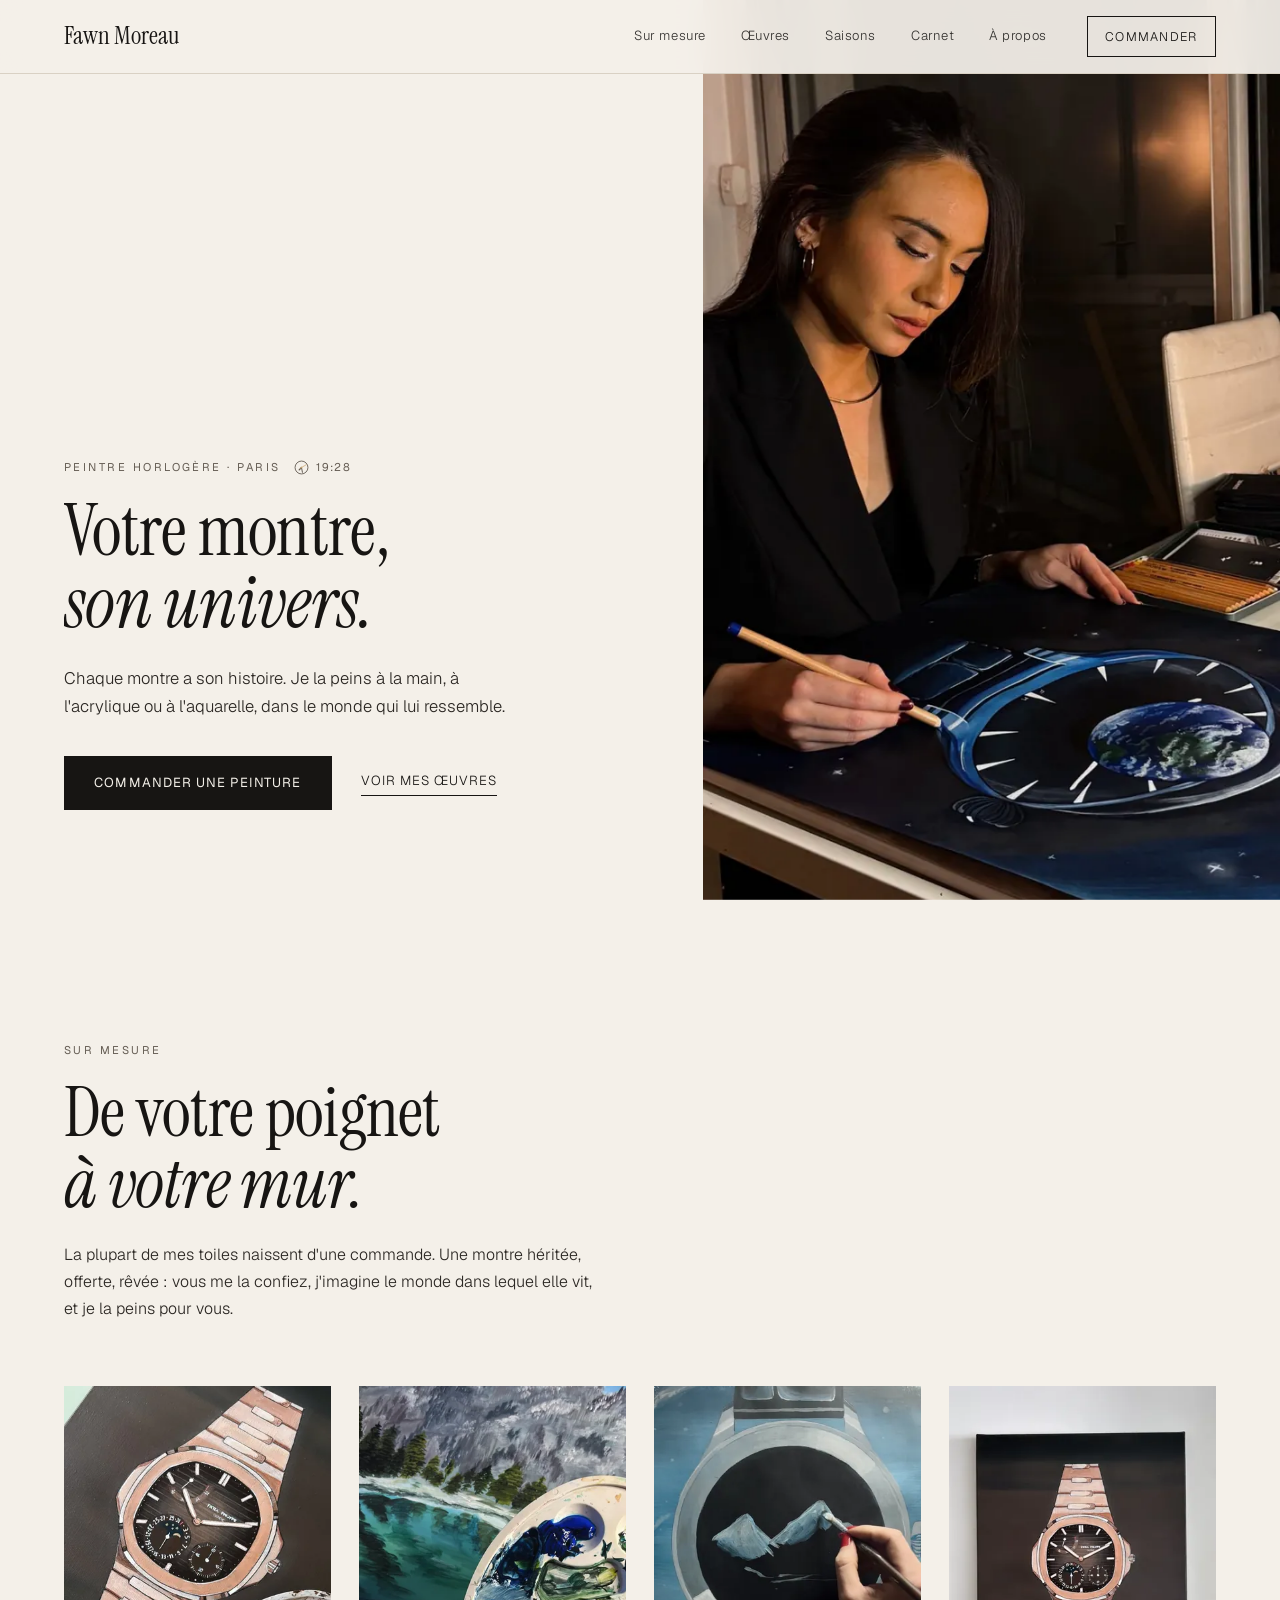
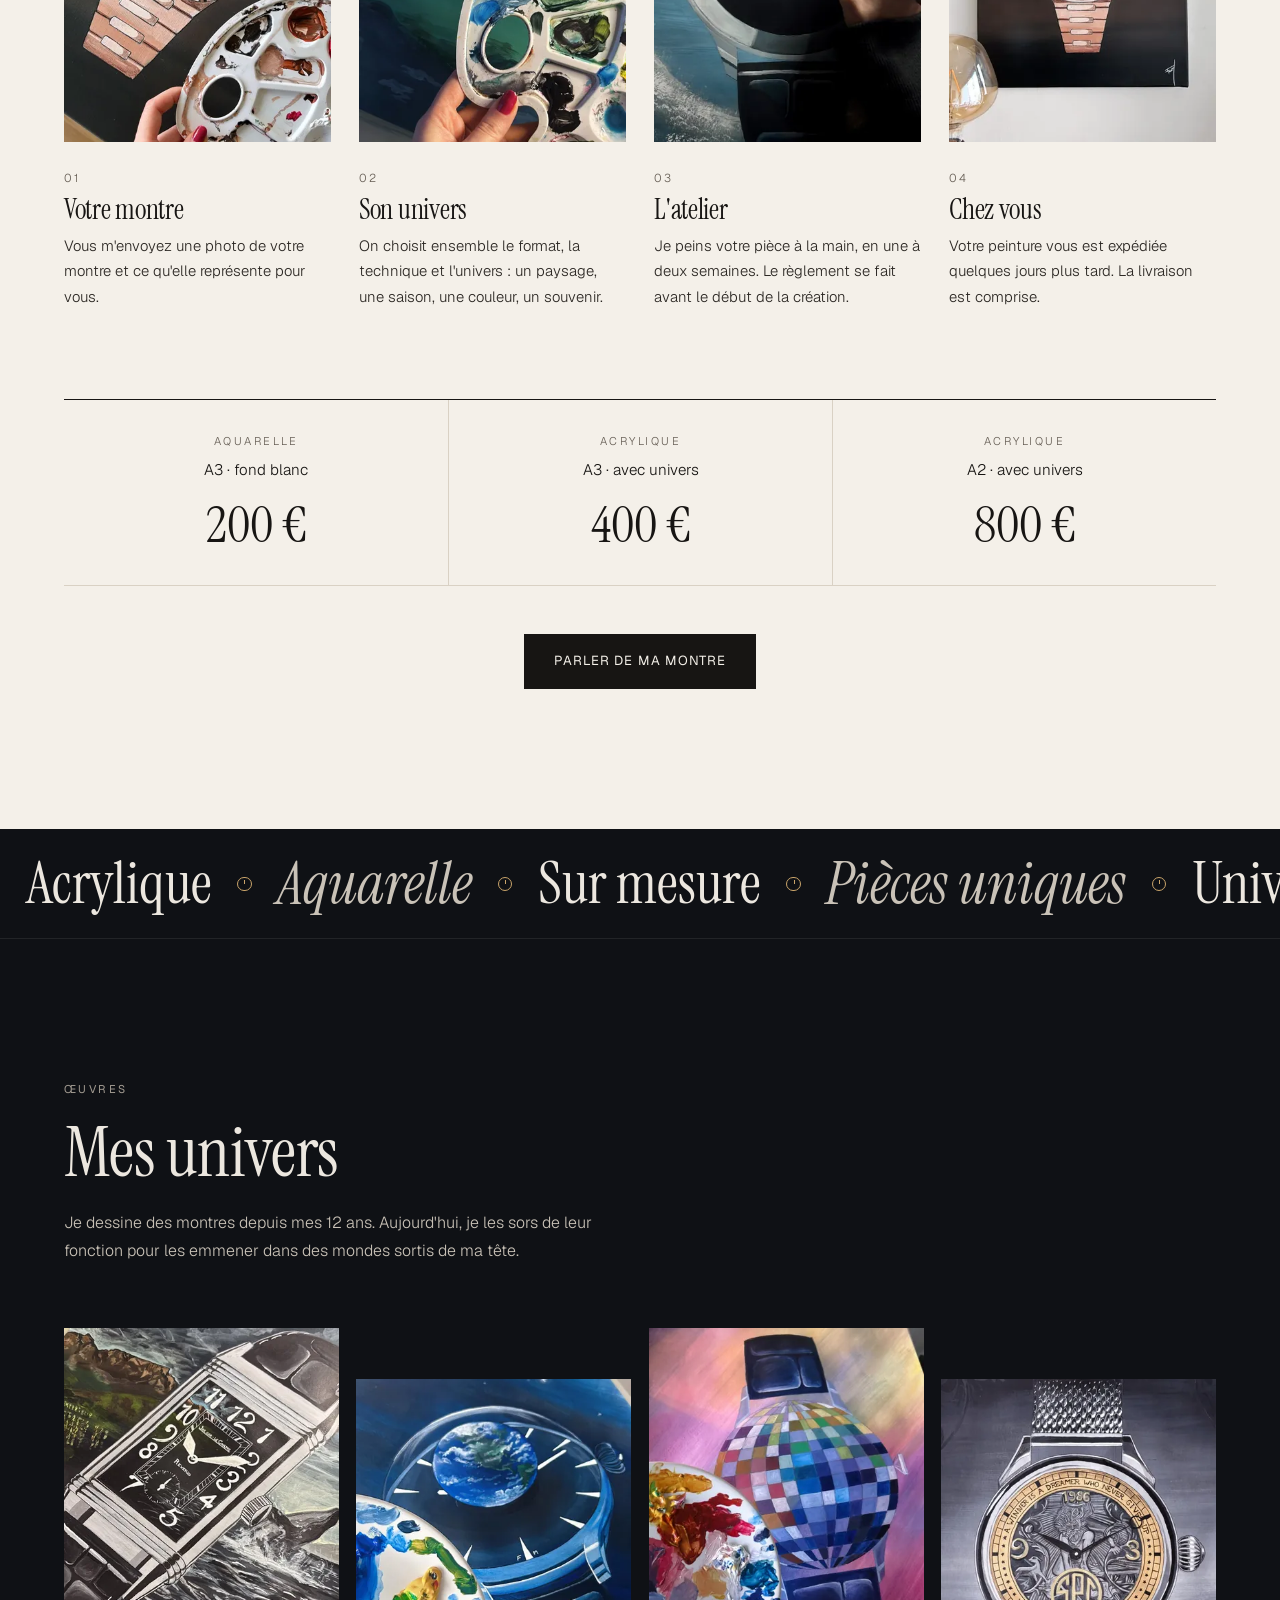
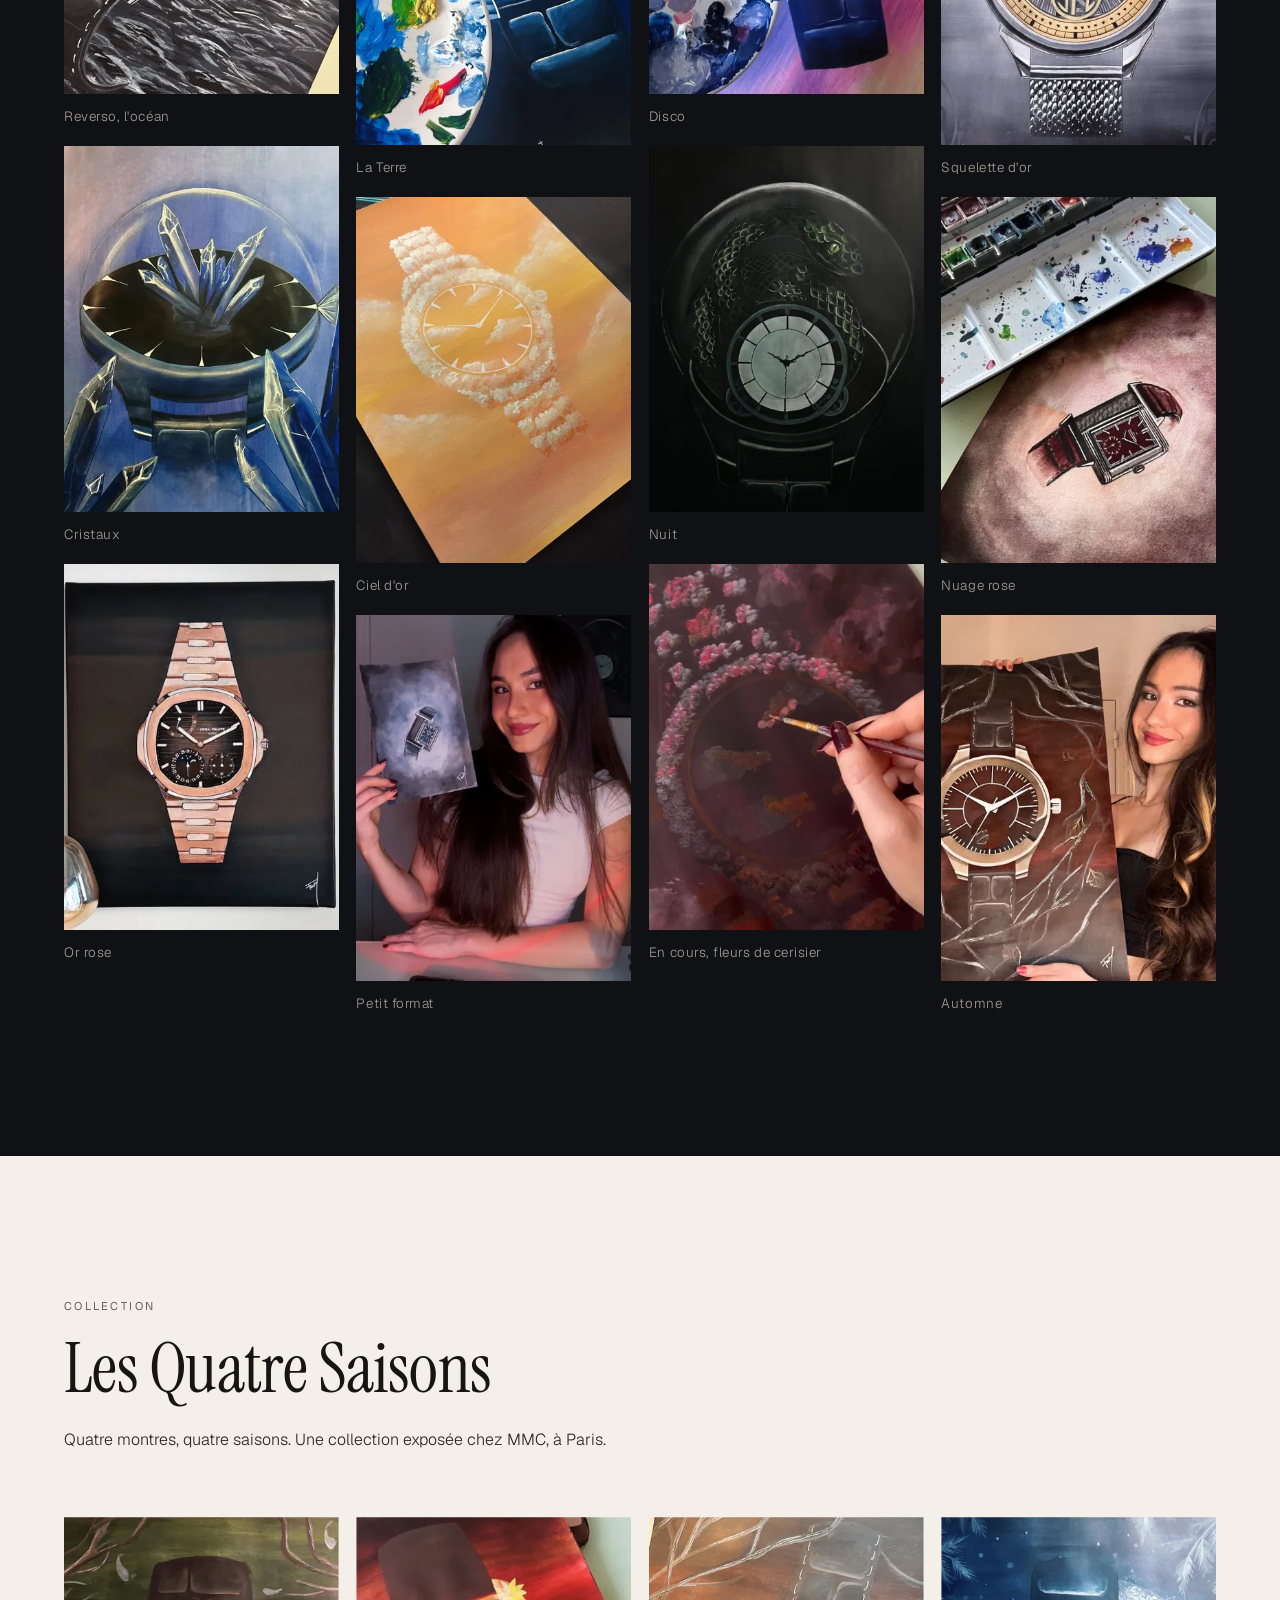
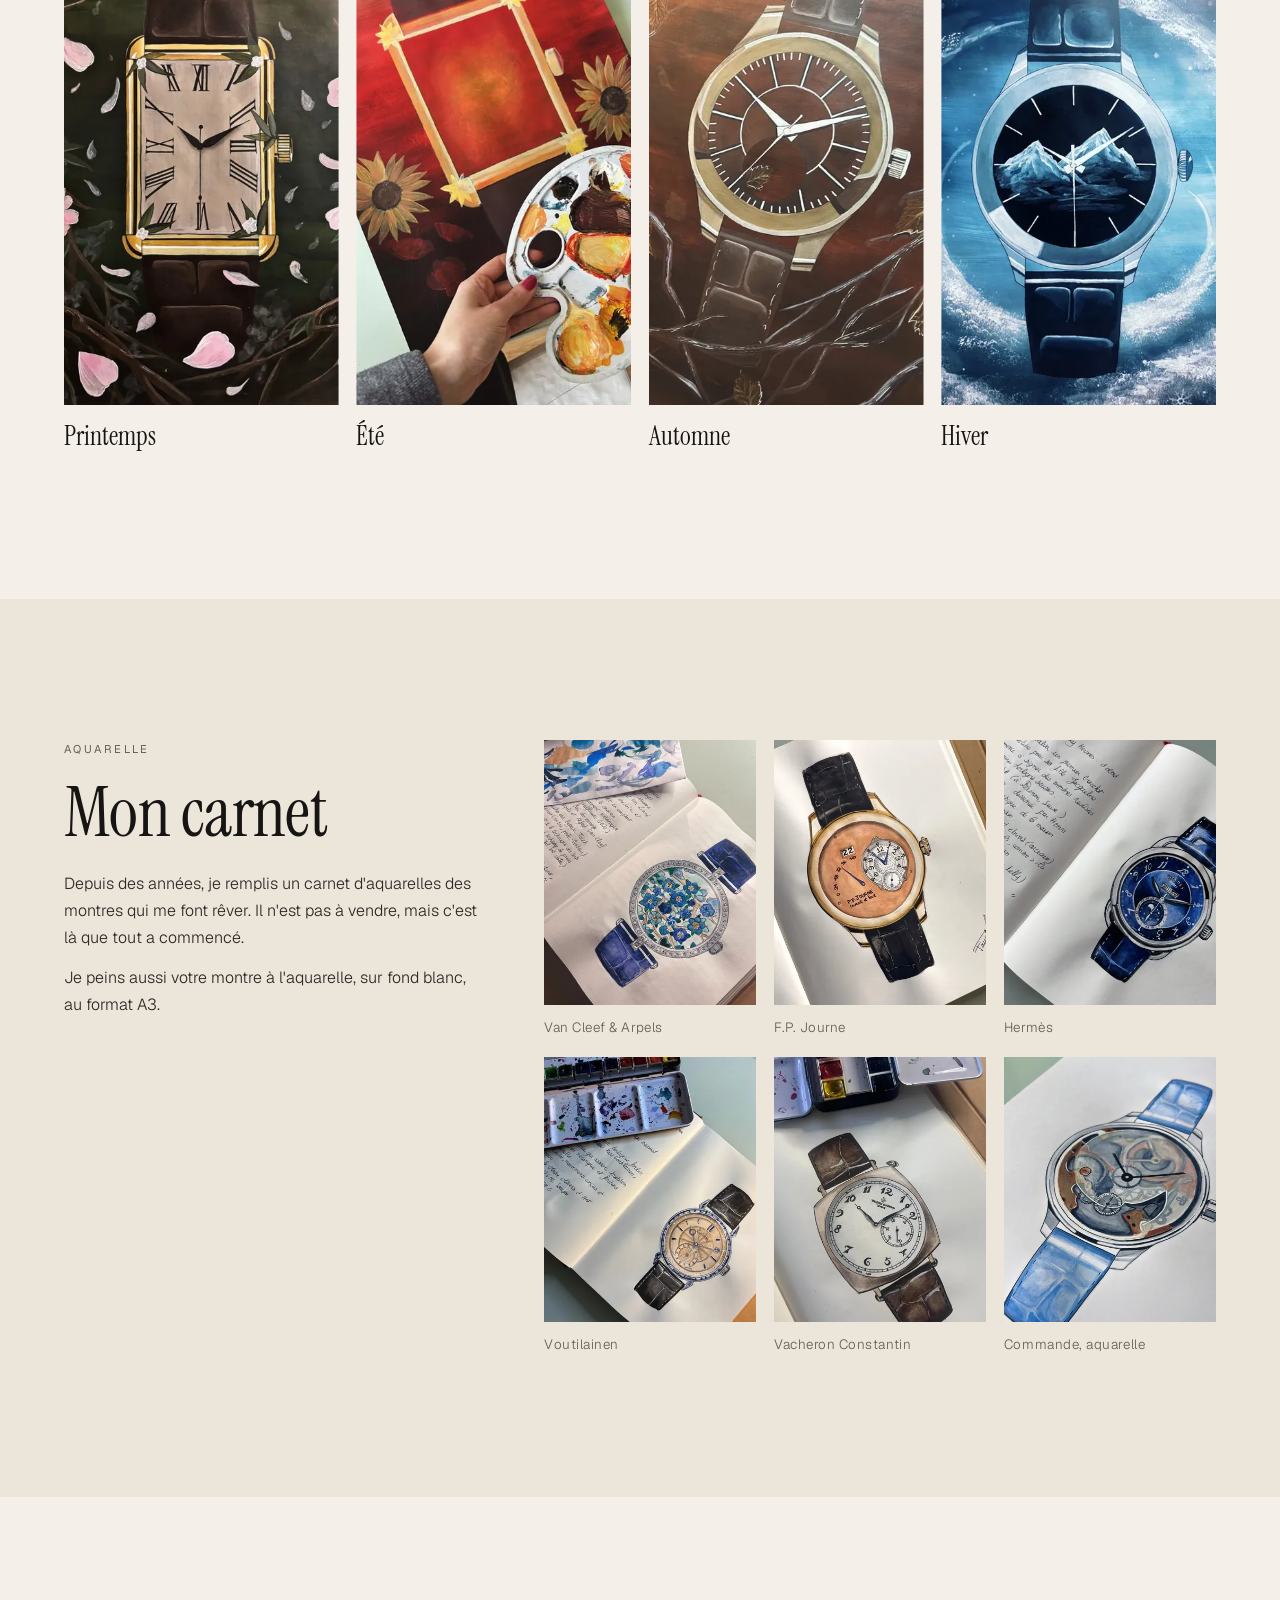
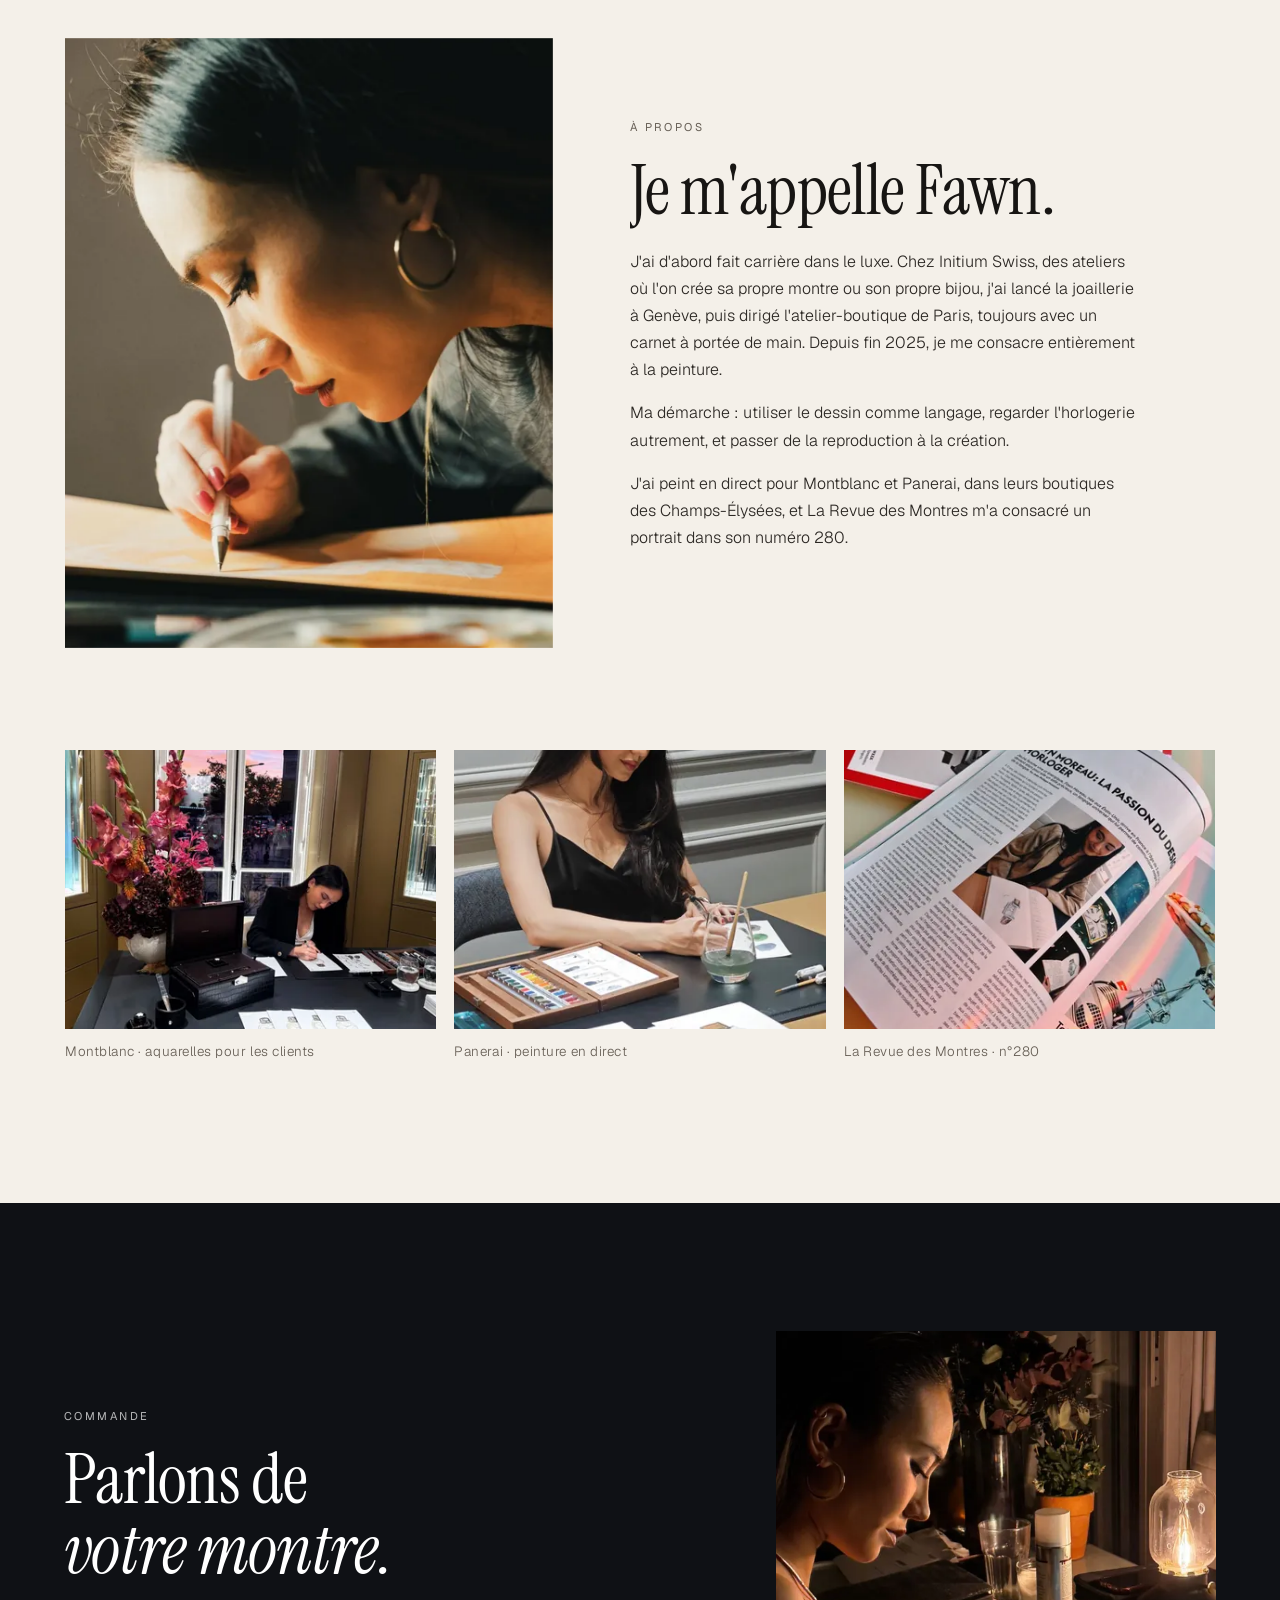
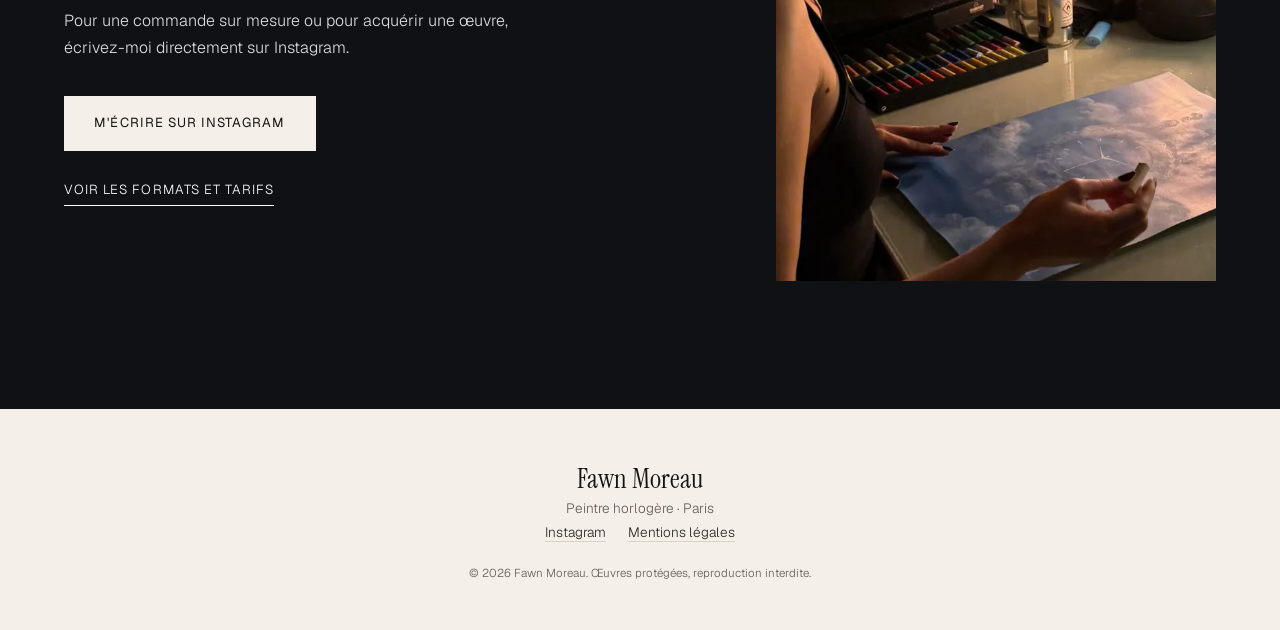
<file: index.html>
<!DOCTYPE html>
<html lang="fr">
<head>
<meta charset="utf-8">
<meta name="viewport" content="width=device-width, initial-scale=1">
<title>Fawn Moreau · Peintures horlogères sur mesure, Paris</title>
<meta name="description" content="Je peins votre montre, à la main, dans l'univers qui lui ressemble. Peintures horlogères sur mesure à l'acrylique et à l'aquarelle, à Paris.">
<meta property="og:type" content="website">
<meta property="og:locale" content="fr_FR">
<meta property="og:site_name" content="Fawn Moreau">
<meta property="og:title" content="Fawn Moreau · Je peins votre montre">
<meta property="og:description" content="Peintures horlogères sur mesure, à l'acrylique et à l'aquarelle. Paris.">
<meta property="og:image" content="https://fawnmoreau.fr/og.jpg">
<meta property="og:image:width" content="1200">
<meta property="og:image:height" content="630">
<meta property="og:image:alt" content="Trois peintures de montres de Fawn Moreau">
<meta property="og:url" content="https://fawnmoreau.fr/">
<meta name="twitter:card" content="summary_large_image">
<link rel="canonical" href="https://fawnmoreau.fr/">
<link rel="icon" href="favicon.svg" type="image/svg+xml">
<link rel="icon" href="favicon-32.png" sizes="32x32" type="image/png">
<link rel="apple-touch-icon" href="apple-touch-icon.png">
<meta name="theme-color" content="#0f1115">
<link rel="preload" href="fonts/instrument-serif-latin-400-normal.woff2" as="font" type="font/woff2" crossorigin>
<link rel="preload" href="fonts/instrument-serif-latin-400-italic.woff2" as="font" type="font/woff2" crossorigin>
<link rel="preload" href="fonts/geist-latin-300-normal.woff2" as="font" type="font/woff2" crossorigin>
<link rel="preload" as="image" type="image/webp" imagesrcset="images/w/atelier-terre-640.webp 640w, images/w/atelier-terre-1000.webp 1000w" imagesizes="(max-width:900px) 125vw, 45vw" fetchpriority="high">
<link rel="stylesheet" href="style.css">
<script type="application/ld+json">
{"@context":"https://schema.org","@type":"Person","name":"Fawn Moreau","jobTitle":"Peintre horlogère","url":"https://fawnmoreau.fr/","image":"https://fawnmoreau.fr/images/m/portrait-dessin.jpg","address":{"@type":"PostalAddress","addressLocality":"Paris","addressCountry":"FR"},"sameAs":["https://www.instagram.com/fawnmoreau/"]}
</script>
</head>
<body>
<a class="skip" href="#contenu">Aller au contenu</a>

<header class="top" id="top">
  <span class="progress" id="progress" aria-hidden="true"></span>
  <a href="./" class="logo" id="logo">Fawn Moreau</a>
  <nav class="menu" id="menu" aria-label="Menu principal">
    <a href="#sur-mesure">Sur mesure</a>
    <a href="#oeuvres">Œuvres</a>
    <a href="#saisons">Saisons</a>
    <a href="#carnet">Carnet</a>
    <a href="#apropos">À propos</a>
    <a href="https://www.instagram.com/fawnmoreau/" target="_blank" rel="noopener" class="menu-ig">Instagram<span class="sr-only"> (s'ouvre dans un nouvel onglet)</span></a>
  </nav>
  <a href="#contact" class="top-cta">Commander</a>
  <button class="burger" id="burger" aria-label="Ouvrir le menu" aria-expanded="false" aria-controls="menu"><span></span><span></span></button>
</header>

<main id="contenu">

  <!-- ACCUEIL -->
  <section class="hero">
    <picture class="hero-img"><source type="image/webp" srcset="images/w/atelier-terre-400.webp 400w, images/w/atelier-terre-640.webp 640w, images/w/atelier-terre-1000.webp 1000w" sizes="(max-width:900px) 125vw, 45vw"><img src="images/atelier-terre.jpg" alt="Fawn Moreau en train de peindre une montre dans son atelier" fetchpriority="high" decoding="async"></picture>
    <div class="hero-txt">
      <p class="kicker">Peintre horlogère · Paris <span class="clock" aria-hidden="true"><svg viewBox="0 0 20 20"><circle cx="10" cy="10" r="8.6"/><line class="ch" x1="10" y1="10" x2="10" y2="5.6"/><line class="cm" x1="10" y1="10" x2="10" y2="3.4"/><line class="cs" x1="10" y1="12" x2="10" y2="2.6"/><circle class="cc" cx="10" cy="10" r="1"/></svg><span id="clockTxt"></span></span></p>
      <h1>Votre montre,<br><em>son univers.</em></h1>
      <p class="lead">Chaque montre a son histoire. Je la peins à la main, à l'acrylique ou à l'aquarelle, dans le monde qui lui ressemble.</p>
      <div class="actions">
        <a href="#contact" class="btn">Commander une peinture</a>
        <a href="#oeuvres" class="txt-link">Voir mes œuvres</a>
      </div>
    </div>
  </section>

  <!-- SUR MESURE -->
  <section class="block" id="sur-mesure">
    <div class="intro">
      <p class="kicker">Sur mesure</p>
      <h2>De votre poignet<br><em>à votre mur.</em></h2>
      <p>La plupart de mes toiles naissent d'une commande. Une montre héritée, offerte, rêvée : vous me la confiez, j'imagine le monde dans lequel elle vit, et je la peins pour vous.</p>
    </div>

    <ol class="steps">
      <li>
        <figure><picture><source type="image/webp" srcset="images/w/process-palette-rose-400.webp 400w, images/w/process-palette-rose-640.webp 640w, images/w/process-palette-rose-1000.webp 1000w" sizes="(max-width:900px) 45vw, 22vw"><img src="images/m/process-palette-rose.jpg" alt="Peinture d'une montre en or rose en cours, palette à la main" loading="lazy" decoding="async"></picture></figure>
        <span class="n">01</span>
        <h3>Votre montre</h3>
        <p>Vous m'envoyez une photo de votre montre et ce qu'elle représente pour vous.</p>
      </li>
      <li>
        <figure><picture><source type="image/webp" srcset="images/w/process-palette-lac-400.webp 400w, images/w/process-palette-lac-640.webp 640w, images/w/process-palette-lac-1000.webp 1000w" sizes="(max-width:900px) 45vw, 22vw"><img src="images/m/process-palette-lac.jpg" alt="Paysage de montagne et de lac peint, palette de couleurs" loading="lazy" decoding="async"></picture></figure>
        <span class="n">02</span>
        <h3>Son univers</h3>
        <p>On choisit ensemble le format, la technique et l'univers : un paysage, une saison, une couleur, un souvenir.</p>
      </li>
      <li>
        <figure><picture><source type="image/webp" srcset="images/w/process-hiver-400.webp 400w, images/w/process-hiver-640.webp 640w, images/w/process-hiver-1000.webp 1000w" sizes="(max-width:900px) 45vw, 22vw"><img src="images/m/process-hiver.jpg" alt="Main qui peint un cadran-paysage de montagnes" loading="lazy" decoding="async"></picture></figure>
        <span class="n">03</span>
        <h3>L'atelier</h3>
        <p>Je peins votre pièce à la main, en une à deux semaines. Le règlement se fait avant le début de la création.</p>
      </li>
      <li>
        <figure><picture><source type="image/webp" srcset="images/w/oeuvre-encadree-400.webp 400w, images/w/oeuvre-encadree-640.webp 640w, images/w/oeuvre-encadree-1000.webp 1000w" sizes="(max-width:900px) 45vw, 22vw"><img src="images/m/oeuvre-encadree.jpg" alt="Peinture terminée d'une montre en or rose" loading="lazy" decoding="async"></picture></figure>
        <span class="n">04</span>
        <h3>Chez vous</h3>
        <p>Votre peinture vous est expédiée quelques jours plus tard. La livraison est comprise.</p>
      </li>
    </ol>

    <div class="formats">
      <div class="format">
        <p class="f-tech">Aquarelle</p>
        <p class="f-name">A3 · fond blanc</p>
        <p class="f-price">200 €</p>
      </div>
      <div class="format">
        <p class="f-tech">Acrylique</p>
        <p class="f-name">A3 · avec univers</p>
        <p class="f-price">400 €</p>
      </div>
      <div class="format">
        <p class="f-tech">Acrylique</p>
        <p class="f-name">A2 · avec univers</p>
        <p class="f-price">800 €</p>
      </div>
    </div>
    <p class="center"><a href="#contact" class="btn">Parler de ma montre</a></p>
  </section>

  <div class="marquee" aria-hidden="true"><div class="track" id="track"></div></div>

  <!-- OEUVRES -->
  <section class="block dark" id="oeuvres">
    <div class="intro">
      <p class="kicker">Œuvres</p>
      <h2>Mes univers</h2>
      <p>Je dessine des montres depuis mes 12 ans. Aujourd'hui, je les sors de leur fonction pour les emmener dans des mondes sortis de ma tête.</p>
    </div>
    <div class="gallery" id="gallery" role="list"></div>
  </section>

  <!-- 4 SAISONS -->
  <section class="block" id="saisons">
    <div class="intro">
      <p class="kicker">Collection</p>
      <h2>Les Quatre Saisons</h2>
      <p>Quatre montres, quatre saisons. Une collection exposée chez MMC, à Paris.</p>
    </div>
    <div class="seasons" id="seasons" role="list"></div>
  </section>

  <!-- CARNET -->
  <section class="block paper" id="carnet">
    <div class="carnet-wrap">
      <div class="intro">
        <p class="kicker">Aquarelle</p>
        <h2>Mon carnet</h2>
        <p>Depuis des années, je remplis un carnet d'aquarelles des montres qui me font rêver. Il n'est pas à vendre, mais c'est là que tout a commencé.</p>
        <p>Je peins aussi votre montre à l'aquarelle, sur fond blanc, au format A3.</p>
      </div>
      <div class="strip" id="strip" role="list" aria-label="Pages du carnet, faire défiler"></div>
    </div>
  </section>

  <!-- A PROPOS -->
  <section class="block" id="apropos">
    <div class="about">
      <figure class="about-img"><picture><source type="image/webp" srcset="images/w/portrait-dessin-400.webp 400w, images/w/portrait-dessin-640.webp 640w, images/w/portrait-dessin-1000.webp 1000w" sizes="(max-width:900px) 90vw, 500px"><img src="images/m/portrait-dessin.jpg" alt="Portrait de Fawn Moreau en train de dessiner" loading="lazy" decoding="async"></picture></figure>
      <div class="about-txt">
        <p class="kicker">À propos</p>
        <h2>Je m'appelle Fawn.</h2>
        <p>J'ai d'abord fait carrière dans le luxe. Chez Initium Swiss, des ateliers où l'on crée sa propre montre ou son propre bijou, j'ai lancé la joaillerie à Genève, puis dirigé l'atelier-boutique de Paris, toujours avec un carnet à portée de main. Depuis fin 2025, je me consacre entièrement à la peinture.</p>
        <p>Ma démarche : utiliser le dessin comme langage, regarder l'horlogerie autrement, et passer de la reproduction à la création.</p>
        <p>J'ai peint en direct pour Montblanc et Panerai, dans leurs boutiques des Champs-Élysées, et La Revue des Montres m'a consacré un portrait dans son numéro 280.</p>
      </div>
    </div>
    <div class="moments">
      <figure><picture><source type="image/webp" srcset="images/w/event-montblanc-400.webp 400w, images/w/event-montblanc-640.webp 640w, images/w/event-montblanc-1000.webp 1000w" sizes="(max-width:900px) 45vw, 360px"><img src="images/m/event-montblanc.jpg" alt="Fawn Moreau peint à l'aquarelle les montres des clients, boutique Montblanc des Champs-Élysées" loading="lazy" decoding="async"></picture><figcaption>Montblanc · aquarelles pour les clients</figcaption></figure>
      <figure><picture><source type="image/webp" srcset="images/w/event-panerai-400.webp 400w, images/w/event-panerai-640.webp 640w, images/w/event-panerai-1000.webp 1000w" sizes="(max-width:900px) 45vw, 360px"><img src="images/m/event-panerai.jpg" alt="Fawn Moreau peint des montres en direct pour les invités, boutique Panerai des Champs-Élysées" loading="lazy" decoding="async"></picture><figcaption>Panerai · peinture en direct</figcaption></figure>
      <figure><picture><source type="image/webp" srcset="images/w/presse-revue-des-montres-400.webp 400w, images/w/presse-revue-des-montres-640.webp 640w, images/w/presse-revue-des-montres-1000.webp 1000w" sizes="(max-width:900px) 90vw, 360px"><img src="images/m/presse-revue-des-montres.jpg" alt="Article de La Revue des Montres" loading="lazy" decoding="async"></picture><figcaption>La Revue des Montres · n°280</figcaption></figure>
    </div>
  </section>

  <!-- CONTACT -->
  <section class="contact" id="contact">
    <figure class="contact-img"><picture><source type="image/webp" srcset="images/w/atelier-nuages-400.webp 400w, images/w/atelier-nuages-640.webp 640w, images/w/atelier-nuages-1000.webp 1000w" sizes="(max-width:900px) 90vw, 440px"><img src="images/m/atelier-nuages.jpg" alt="" loading="lazy" decoding="async"></picture></figure>
    <div class="contact-txt">
      <p class="kicker">Commande</p>
      <h2>Parlons de<br><em>votre montre.</em></h2>
      <p>Pour une commande sur mesure ou pour acquérir une œuvre, écrivez-moi directement sur Instagram.</p>
      <div class="actions">
        <a href="https://ig.me/m/fawnmoreau" target="_blank" rel="noopener" class="btn light">M'écrire sur Instagram<span class="sr-only"> (s'ouvre dans un nouvel onglet)</span></a>
        <a href="#sur-mesure" class="txt-link">Voir les formats et tarifs</a>
      </div>
    </div>
  </section>

</main>

<footer class="foot">
  <p class="logo">Fawn Moreau</p>
  <p>Peintre horlogère · Paris</p>
  <p><a href="https://www.instagram.com/fawnmoreau/" target="_blank" rel="noopener">Instagram<span class="sr-only"> (s'ouvre dans un nouvel onglet)</span></a><span class="sep" aria-hidden="true"></span><a href="mentions-legales.html">Mentions légales</a></p>
  <p class="small">© <span id="year"></span> Fawn Moreau. Œuvres protégées, reproduction interdite.</p>
</footer>

<div class="lightbox" id="lightbox" role="dialog" aria-modal="true" aria-label="Visionneuse d'images" hidden>
  <div class="lb-bar">
    <p class="lb-count" id="lbCount"></p>
    <button class="lb-close" id="lbClose"><span>Fermer</span><i aria-hidden="true"></i></button>
  </div>
  <figure class="lb-stage" id="lbStage">
    <img id="lbImg" alt="">
    <figcaption id="lbCap" aria-live="polite"></figcaption>
  </figure>
  <div class="lb-nav">
    <button class="lb-prev" id="lbPrev" aria-label="Image précédente"><i aria-hidden="true"></i></button>
    <button class="lb-next" id="lbNext" aria-label="Image suivante"><i aria-hidden="true"></i></button>
  </div>
</div>

<div class="cursor" id="cursor" aria-hidden="true"><span>Voir</span></div>

<script src="app.js"></script>
<script src="motion.js"></script>
</body>
</html>
</file>
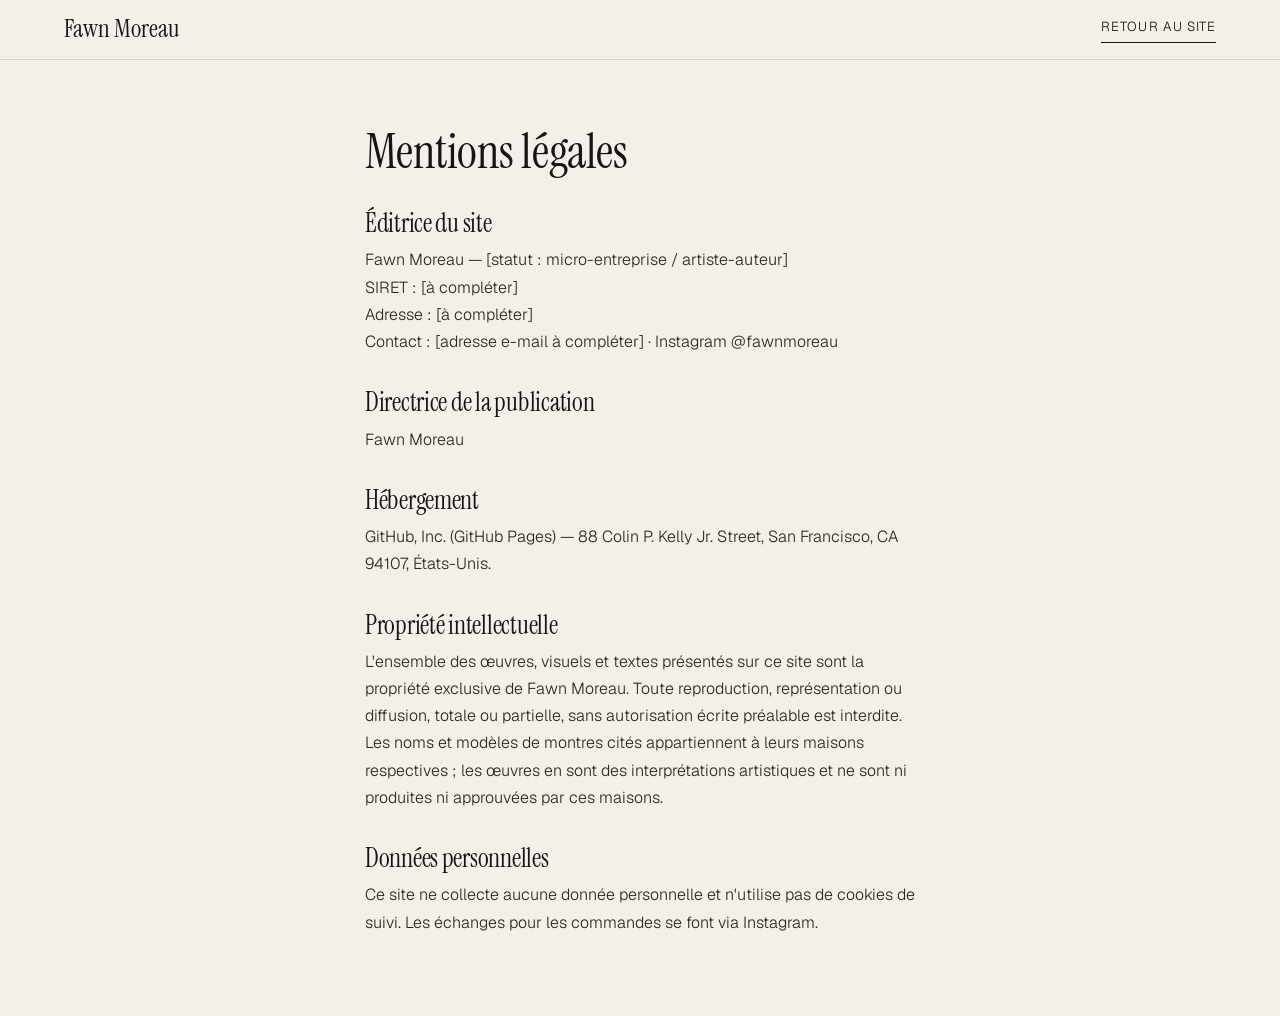
<file: mentions-legales.html>
<!DOCTYPE html>
<html lang="fr">
<head>
<meta charset="utf-8">
<meta name="viewport" content="width=device-width, initial-scale=1">
<title>Mentions légales · Fawn Moreau</title>
<meta name="robots" content="noindex">
<link rel="icon" href="favicon.svg" type="image/svg+xml">
<link rel="preload" href="fonts/instrument-serif-latin-400-normal.woff2" as="font" type="font/woff2" crossorigin>
<link rel="stylesheet" href="style.css">
<style>.legal{max-width:44rem;margin:auto;padding:8rem 6vw 5rem}.legal h1{font-size:3rem;margin-bottom:2rem}.legal h2{font-size:1.6rem;margin:2.2rem 0 .6rem;color:var(--ink)}.legal p{color:var(--ink-2)}</style>
</head>
<body>
<header class="top solid"><a href="./" class="logo">Fawn Moreau</a><a href="./" class="txt-link">Retour au site</a></header>
<main class="legal">
  <h1>Mentions légales</h1>

  <h2>Éditrice du site</h2>
  <p>Fawn Moreau — [statut : micro-entreprise / artiste-auteur]<br>
  SIRET : [à compléter]<br>
  Adresse : [à compléter]<br>
  Contact : [adresse e-mail à compléter] · Instagram @fawnmoreau</p>

  <h2>Directrice de la publication</h2>
  <p>Fawn Moreau</p>

  <h2>Hébergement</h2>
  <p>GitHub, Inc. (GitHub Pages) — 88 Colin P. Kelly Jr. Street, San Francisco, CA 94107, États-Unis.</p>

  <h2>Propriété intellectuelle</h2>
  <p>L'ensemble des œuvres, visuels et textes présentés sur ce site sont la propriété exclusive de Fawn Moreau. Toute reproduction, représentation ou diffusion, totale ou partielle, sans autorisation écrite préalable est interdite. Les noms et modèles de montres cités appartiennent à leurs maisons respectives ; les œuvres en sont des interprétations artistiques et ne sont ni produites ni approuvées par ces maisons.</p>

  <h2>Données personnelles</h2>
  <p>Ce site ne collecte aucune donnée personnelle et n'utilise pas de cookies de suivi. Les échanges pour les commandes se font via Instagram.</p>
</main>
</body>
</html>
</file>
<file: style.css>
/* Polices (hébergées sur le site, pas de Google Fonts) */
@font-face{font-family:"Instrument Serif";font-style:normal;font-weight:400;font-display:swap;src:url(fonts/instrument-serif-latin-400-normal.woff2) format("woff2")}
@font-face{font-family:"Instrument Serif";font-style:italic;font-weight:400;font-display:swap;src:url(fonts/instrument-serif-latin-400-italic.woff2) format("woff2")}
@font-face{font-family:"Geist";font-style:normal;font-weight:300;font-display:swap;src:url(fonts/geist-latin-300-normal.woff2) format("woff2")}
@font-face{font-family:"Geist";font-style:normal;font-weight:400;font-display:swap;src:url(fonts/geist-latin-400-normal.woff2) format("woff2")}

:root{
  --paper:#f4f0e9; --paper-2:#ebe5da; --ink:#171513; --ink-2:#2b2723; --muted:#655d54; --line:#d9d1c4;
  --night:#0f1115;
  --serif:"Instrument Serif",Georgia,serif; --sans:"Geist",system-ui,-apple-system,sans-serif;
  --pad:clamp(1.25rem,5vw,4.5rem);
}
*{box-sizing:border-box;margin:0;padding:0}
html{scroll-behavior:smooth;scroll-padding-top:4.5rem;-webkit-text-size-adjust:100%}
body{background:var(--paper);color:var(--ink);font-family:var(--sans);font-weight:300;font-size:1rem;line-height:1.7;-webkit-font-smoothing:antialiased}
img{display:block;max-width:100%}
picture{display:contents}
a{color:inherit;text-decoration:none}
h1,h2,h3{font-family:var(--serif);font-weight:400;line-height:1;letter-spacing:-.01em}
em{font-style:italic}
.kicker{font-size:.7rem;letter-spacing:.22em;text-transform:uppercase;font-weight:400;color:var(--muted);margin-bottom:1.1rem}
.center{text-align:center}

/* BOUTONS */
.btn{display:inline-block;background:var(--ink);color:var(--paper);padding:1rem 1.9rem;font-size:.82rem;letter-spacing:.08em;text-transform:uppercase;font-weight:400;transition:background .3s,color .3s}
.btn:hover{background:var(--ink-2)}
.btn.light{background:var(--paper);color:var(--ink)}
.btn.light:hover{background:#fff}
.txt-link{font-size:.82rem;letter-spacing:.08em;text-transform:uppercase;border-bottom:1px solid currentColor;padding-bottom:.2rem}

/* EN-TETE */
.top{position:fixed;inset:0 0 auto;z-index:30;display:flex;align-items:center;gap:2.5rem;padding:1.3rem var(--pad);color:#fff;transition:background .4s,color .4s,padding .4s}
.top.solid{background:rgba(244,240,233,.94);backdrop-filter:blur(12px);-webkit-backdrop-filter:blur(12px);color:var(--ink);padding-top:.9rem;padding-bottom:.9rem;border-bottom:1px solid var(--line)}
.logo{font-family:var(--serif);font-size:1.55rem;line-height:1;margin-right:auto}
.menu{display:flex;gap:2.2rem;font-size:.82rem;letter-spacing:.04em}
.menu a{opacity:.85}.menu a:hover{opacity:1}
.menu-ig{display:none}
.top-cta{font-size:.78rem;letter-spacing:.1em;text-transform:uppercase;border:1px solid currentColor;padding:.55rem 1.1rem}
.burger{display:none;width:28px;height:18px;position:relative;background:none;border:0;cursor:pointer;color:inherit}
.burger span{position:absolute;left:0;right:0;height:1px;background:currentColor;transition:.3s}
.burger span:first-child{top:4px}.burger span:last-child{bottom:4px}

/* ACCUEIL */
.hero{position:relative;height:100svh;min-height:560px;color:#fff;overflow:hidden}
.hero-img{position:absolute;inset:0;display:block;overflow:hidden}
.hero-img img{position:absolute;inset:0;width:100%;height:100%;object-fit:cover;object-position:50% 40%}
.hero::after{content:"";position:absolute;inset:0;background:linear-gradient(90deg,rgba(10,10,12,.78) 0%,rgba(10,10,12,.35) 55%,rgba(10,10,12,.1) 100%),linear-gradient(0deg,rgba(10,10,12,.55),transparent 45%)}
.hero-txt{position:absolute;z-index:2;left:var(--pad);bottom:clamp(3rem,10vh,7rem);max-width:36rem}
.hero .kicker{color:rgba(255,255,255,.75)}
.hero h1{font-size:clamp(3.4rem,8.5vw,7.5rem);margin-bottom:1.6rem}
.lead{font-size:clamp(1rem,1.3vw,1.12rem);color:rgba(255,255,255,.88);max-width:30rem}
.actions{display:flex;flex-wrap:wrap;align-items:center;gap:1.8rem;margin-top:2.2rem}
.hero .btn{background:var(--paper);color:var(--ink)}
.hero .btn:hover{background:#fff}

/* BLOCS */
.block{padding:clamp(5rem,11vw,9rem) var(--pad)}
.intro{max-width:34rem;margin-bottom:clamp(2.8rem,5vw,4.5rem)}
.intro h2,.about h2,.contact h2{font-size:clamp(2.6rem,5.5vw,4.6rem);margin-bottom:1.4rem}
.intro p:not(.kicker){color:var(--ink-2);margin-bottom:.8rem}

/* ETAPES */
.steps{list-style:none;display:grid;grid-template-columns:repeat(4,1fr);gap:clamp(1rem,2.2vw,2rem)}
.steps figure{aspect-ratio:3/4;overflow:hidden;margin-bottom:1.3rem;background:var(--paper-2)}
.steps img{width:100%;height:100%;object-fit:cover;transition:transform 1.2s ease}
.n{font-size:.72rem;letter-spacing:.2em;color:var(--muted)}
.steps h3{font-size:1.75rem;margin:.35rem 0 .6rem}
.steps p{font-size:.93rem;color:var(--ink-2)}

/* FORMATS */
.formats{display:grid;grid-template-columns:repeat(3,1fr);border-top:1px solid var(--ink);border-bottom:1px solid var(--line);margin:clamp(3.5rem,7vw,6rem) 0 3rem}
.format{padding:2rem 1.5rem 2.2rem;text-align:center}
.format + .format{border-left:1px solid var(--line)}
.f-tech{font-size:.7rem;letter-spacing:.22em;text-transform:uppercase;color:var(--muted)}
.f-name{font-size:.95rem;margin:.4rem 0 1rem}
.f-price{font-family:var(--serif);font-size:clamp(2.6rem,4vw,3.4rem);line-height:1}

/* OEUVRES */
.dark{background:var(--night);color:#ece7df}
.dark .kicker{color:#a39c92}
.dark .intro p:not(.kicker){color:#c9c2b7}
.gallery{display:grid;grid-template-columns:repeat(4,1fr);gap:clamp(.6rem,1.4vw,1.25rem)}
.tile{display:block;width:100%;padding:0;border:0;background:none;cursor:zoom-in;color:inherit;overflow:hidden}
.tile img{transition:transform 1.2s ease}
@media (hover:hover){.tile:hover img{transform:scale(1.035)}.steps li:hover img{transform:scale(1.04)}}
.gallery figure{overflow:hidden}
.gallery img{width:100%;aspect-ratio:3/4;object-fit:cover}
figcaption{font-size:.84rem;letter-spacing:.04em;color:var(--muted);padding-top:.7rem}
.dark figcaption{color:#a39c92}
.gallery > :nth-child(even){margin-top:clamp(1.5rem,4vw,3.5rem);margin-bottom:calc(-1 * clamp(1.5rem,4vw,3.5rem))}
.gallery{padding-bottom:clamp(1.5rem,4vw,3.5rem)}

/* SAISONS */
.seasons{display:grid;grid-template-columns:repeat(4,1fr);gap:clamp(.6rem,1.4vw,1.25rem)}
.seasons img{width:100%;aspect-ratio:9/16;object-fit:cover}
.seasons figcaption{font-family:var(--serif);font-size:1.6rem;color:var(--ink);letter-spacing:0;padding-top:.6rem}

/* CARNET */
.paper{background:var(--paper-2)}
.carnet-wrap{display:grid;grid-template-columns:minmax(16rem,26rem) 1fr;gap:clamp(2rem,5vw,5rem);align-items:start}
.carnet-wrap .intro{position:sticky;top:7rem}
.strip{display:grid;grid-template-columns:repeat(3,1fr);gap:clamp(.6rem,1.4vw,1.25rem)}
.strip img{width:100%;aspect-ratio:4/5;object-fit:cover}

/* A PROPOS */
.about{display:grid;grid-template-columns:5fr 6fr;gap:clamp(2rem,6vw,6rem);align-items:center;max-width:1150px;margin:0 auto}
.about-img{aspect-ratio:4/5;overflow:hidden}
.about-img img{width:100%;height:100%;object-fit:cover}
.about-txt p:not(.kicker){color:var(--ink-2);margin-bottom:1rem;max-width:32rem}
.moments{display:grid;grid-template-columns:repeat(3,1fr);gap:clamp(.6rem,1.4vw,1.25rem);max-width:1150px;margin:clamp(4rem,8vw,7rem) auto 0}
.moments img{width:100%;aspect-ratio:4/3;object-fit:cover}

/* CONTACT */
.contact{background:var(--night);color:#fff;display:grid;grid-template-columns:1fr 1fr;align-items:center;gap:clamp(2rem,6vw,6rem);padding:clamp(5rem,10vw,8rem) var(--pad)}
.contact-img{width:100%;max-width:440px;aspect-ratio:4/5;overflow:hidden;justify-self:end;order:2}
.contact-img img{width:100%;height:100%;object-fit:cover;object-position:50% 40%}
.contact-txt{max-width:30rem;justify-self:start}
.contact .kicker{color:rgba(255,255,255,.7)}
.contact p:not(.kicker){color:rgba(255,255,255,.85);margin-bottom:2.2rem}
.contact .actions{margin-top:0}

/* PIED */
.foot{text-align:center;padding:3.5rem var(--pad) 3rem;font-size:.85rem;color:var(--muted)}
.foot .logo{color:var(--ink);font-size:1.7rem;margin:0 0 .3rem}
.foot a{color:var(--ink-2);border-bottom:1px solid var(--line)}
.sep{display:inline-block;width:1.4rem}
.small{font-size:.72rem;margin-top:1.2rem}

/* VISIONNEUSE */
body.lb-open{overflow:hidden}
.lightbox[hidden]{display:none}
.lightbox{position:fixed;inset:0;z-index:60;display:grid;grid-template-rows:auto 1fr auto;color:#eee}
.lightbox::before{content:"";position:fixed;inset:0;z-index:-1;background:#0b0c0f;opacity:0;transition:opacity .4s}
.lightbox.on::before{opacity:1}
.lb-bar,.lb-nav,.lb-stage figcaption{opacity:0;transition:opacity .4s .2s}
.lightbox.on .lb-bar,.lightbox.on .lb-nav,.lightbox.on .lb-stage figcaption{opacity:1}
.lb-stage img{opacity:1;transition:opacity .25s}
.lb-bar{display:flex;align-items:center;justify-content:space-between;padding:max(.6rem,env(safe-area-inset-top)) var(--pad) .6rem}
.lb-count{font-size:.85rem;letter-spacing:.08em;color:#cfc8bd}
.lb-close{display:inline-flex;align-items:center;gap:.7rem;min-height:48px;padding:0 1.1rem;background:rgba(255,255,255,.1);border:1px solid rgba(255,255,255,.35);border-radius:999px;color:#fff;font:400 .85rem var(--sans);letter-spacing:.06em;cursor:pointer}
.lb-close:hover{background:rgba(255,255,255,.18)}
.lb-close i{position:relative;width:16px;height:16px}
.lb-close i::before,.lb-close i::after{content:"";position:absolute;left:0;right:0;top:50%;height:1.5px;background:currentColor;transform:rotate(45deg)}
.lb-close i::after{transform:rotate(-45deg)}
.lb-stage{display:flex;flex-direction:column;align-items:center;justify-content:center;min-height:0;padding:0 var(--pad)}
.lb-stage img{max-width:100%;max-height:calc(100svh - 11rem);object-fit:contain;transition:transform .2s,opacity .2s;touch-action:pan-y}
.lb-stage figcaption{font-family:var(--serif);font-size:1.4rem;color:#e6e0d6;padding-top:.8rem;text-align:center}
.lb-nav{display:flex;justify-content:center;gap:1.2rem;padding:.6rem 0 max(1rem,env(safe-area-inset-bottom))}
.lb-prev,.lb-next{width:56px;height:56px;border-radius:50%;background:rgba(255,255,255,.1);border:1px solid rgba(255,255,255,.35);cursor:pointer;display:grid;place-items:center;color:#fff}
.lb-prev:hover,.lb-next:hover{background:rgba(255,255,255,.18)}
.lb-prev i,.lb-next i{width:12px;height:12px;border-left:1.5px solid currentColor;border-bottom:1.5px solid currentColor}
.lb-prev i{transform:translateX(2px) rotate(45deg)}
.lb-next i{transform:translateX(-2px) rotate(-135deg)}
@media (min-width:901px){
  .lb-nav{position:fixed;inset:50% 0 auto;transform:translateY(-50%);justify-content:space-between;padding:0 var(--pad);pointer-events:none}
  .lb-nav button{pointer-events:auto}
}

/* ACCESSIBILITE */
.sr-only{position:absolute;width:1px;height:1px;padding:0;margin:-1px;overflow:hidden;clip:rect(0,0,0,0);white-space:nowrap;border:0}
.skip{position:fixed;top:.6rem;left:.6rem;z-index:100;background:var(--ink);color:var(--paper);padding:.8rem 1.2rem;font-size:.9rem;transform:translateY(-200%);transition:transform .2s}
.skip:focus{transform:none}
:focus-visible{outline:2px solid currentColor;outline-offset:3px}
.tile:focus-visible{outline-offset:4px}
.dark .tile:focus-visible{outline-color:#fff}
.lightbox :focus-visible{outline:2px solid #fff;outline-offset:3px}

/* ACCUEIL ORDINATEUR : texte à gauche, photo entière à droite */
@media (min-width:901px){
  .hero{display:grid;grid-template-columns:1fr minmax(0,.82fr);height:auto;min-height:100svh;color:var(--ink);background:var(--paper)}
  .hero::after{display:none}
  .hero-img{grid-column:2;position:relative;height:100svh;min-height:640px}
  .hero-img img{object-position:50% 30%}
  .hero-txt{grid-column:1;grid-row:1;position:static;align-self:end;padding:0 var(--pad) clamp(3.5rem,10vh,7rem)}
  .hero .kicker{color:var(--muted)}
  .hero h1{font-size:clamp(3.4rem,5.6vw,6rem)}
  .lead{color:var(--ink-2)}
  .hero .btn{background:var(--ink);color:var(--paper)}
  .hero .btn:hover{background:var(--ink-2)}
  .top,.top.solid{background:rgba(244,240,233,.94);backdrop-filter:blur(12px);-webkit-backdrop-filter:blur(12px);color:var(--ink);padding-top:1rem;padding-bottom:1rem;border-bottom:1px solid var(--line)}
  .hero-img{margin-top:0}
}

/* MOBILE */
@media (max-width:900px){
  .menu{position:fixed;inset:0;z-index:-1;flex-direction:column;justify-content:center;align-items:center;gap:1.6rem;background:var(--paper);color:var(--ink);font-family:var(--serif);font-size:2.4rem;letter-spacing:0;opacity:0;visibility:hidden;pointer-events:none;transition:opacity .35s,visibility .35s}
  .nav-open .menu{opacity:1;visibility:visible;pointer-events:auto}
  /* le flou et le décalage de l'en-tête enfermaient le menu dans la barre du haut une fois la page défilée */
  .nav-open .top,.nav-open .top.solid{color:var(--ink);background:transparent;border-color:transparent;backdrop-filter:none;-webkit-backdrop-filter:none;transform:none}
  body.nav-open{overflow:hidden}
  .nav-open .progress{opacity:0}
  .menu-ig{font-family:var(--sans);font-size:.8rem;letter-spacing:.2em;text-transform:uppercase;margin-top:1.4rem;border-bottom:1px solid currentColor}
  .nav-open .burger span:first-child{top:8px;transform:rotate(45deg)}
  .nav-open .burger span:last-child{bottom:9px;transform:rotate(-45deg)}
  .burger{display:block}
  .menu-ig{display:inline-block}
  .top{gap:1.2rem}
  .top-cta{padding:.45rem .8rem;font-size:.7rem}
  /* Accueil téléphone : la photo en entier en haut, sans texte dessus ; le texte, court, en dessous */
  .hero{display:flex;flex-direction:column;background:var(--night)}
  .hero-img{position:relative;inset:auto;flex:1;min-height:0}
  .hero-img img{object-position:50% 52%}
  .hero-img::after{content:"";position:absolute;left:0;right:0;bottom:0;height:14%;background:linear-gradient(transparent,var(--night))}
  .hero::after{inset:0 0 auto;height:22%;background:linear-gradient(rgba(10,10,12,.5),transparent)}
  .hero-txt{position:relative;left:auto;right:auto;bottom:auto;padding:.4rem var(--pad) calc(1.7rem + env(safe-area-inset-bottom))}
  .hero .kicker{font-size:.62rem;margin-bottom:.7rem}
  .hero h1{font-size:clamp(2.2rem,10.5vw,2.8rem);margin-bottom:1.2rem}
  .hero .lead{display:none}
  .hero .actions{margin-top:0;gap:1.3rem}
  .hero .btn{padding:.85rem 1.25rem;font-size:.72rem}
  .hero .txt-link{font-size:.72rem}
  @media (max-height:720px){.hero-img img{object-position:50% 40%}}
  @media (min-width:600px){.hero-img img{object-position:50% 27%}}
  .steps{grid-template-columns:repeat(2,1fr);row-gap:2.6rem}
  .steps h3{font-size:1.45rem}
  .steps p{font-size:.88rem}
  .formats{grid-template-columns:1fr}
  .format + .format{border-left:0;border-top:1px solid var(--line)}
  .format{display:flex;align-items:baseline;justify-content:space-between;text-align:left;padding:1.3rem 0;gap:1rem}
  .f-name{margin:0;flex:1}
  .f-price{font-size:2.2rem}
  .gallery{grid-template-columns:repeat(2,1fr)}
  .seasons{grid-template-columns:repeat(2,1fr)}
  .carnet-wrap{grid-template-columns:1fr}
  .carnet-wrap .intro{position:static}
  .strip{display:flex;overflow-x:auto;scroll-snap-type:x mandatory;margin:0 calc(-1 * var(--pad));padding:0 var(--pad);gap:.8rem;scrollbar-width:none}
  .strip::-webkit-scrollbar{display:none}
  .strip > *{flex:0 0 68%;scroll-snap-align:start}
  .about{grid-template-columns:1fr}
  .contact{grid-template-columns:1fr;text-align:left}
  .contact-img{justify-self:stretch;max-width:none;order:2;aspect-ratio:4/3}
  .moments{grid-template-columns:1fr 1fr}
  .moments figure:last-child{grid-column:1/-1}
}
@media (max-width:560px){
  .formats .f-tech{width:5.5rem}
}
@media (prefers-reduced-motion:reduce){
  *{transition:none!important;scroll-behavior:auto!important}
}

/* ============ ANIMATIONS ============ */
/* Horloge vivante */
.clock{display:inline-flex;align-items:center;gap:.45rem;margin-left:.5rem;vertical-align:middle;letter-spacing:.12em}
.clock svg{width:15px;height:15px;overflow:visible}
.clock circle{fill:none;stroke:currentColor;stroke-width:1.2}
.clock line{stroke:currentColor;stroke-linecap:round;transform-origin:10px 10px;transition:transform .35s cubic-bezier(.4,2.2,.5,1)}
.clock .ch{stroke-width:1.8}.clock .cm{stroke-width:1.3}.clock .cs{stroke:#c9a46a;stroke-width:.8}
.clock .cc{fill:#c9a46a;stroke:none}

/* Barre de progression de lecture */
.progress{position:absolute;left:0;right:0;bottom:-1px;height:1.5px;background:#c9a46a;transform:scaleX(0);transform-origin:0 50%;pointer-events:none}
.top{transition:background .4s,color .4s,padding .4s,transform .5s cubic-bezier(.2,.7,.2,1)}
.top.hide{transform:translateY(-100%)}

/* Bandeau défilant */
.marquee{background:var(--night);color:#ece7df;overflow:hidden;padding:1.6rem 0;border-bottom:1px solid rgba(255,255,255,.08)}
.track{display:flex;align-items:center;width:max-content;animation:marquee 60s linear infinite}
@keyframes marquee{to{transform:translate3d(-25%,0,0)}}
@media (prefers-reduced-motion:reduce){.track{animation:none}}
.track span{font-family:var(--serif);font-size:clamp(2rem,5vw,3.6rem);line-height:1;padding:0 1.6rem;white-space:nowrap}
.track span.it{font-style:italic;color:#c9c2b7}
.track .dial{display:inline-block;width:.9rem;height:.9rem;border:1px solid #c9a46a;border-radius:50%;position:relative;flex:none}
.track .dial::after{content:"";position:absolute;left:50%;top:18%;width:1px;height:32%;background:#c9a46a}

/* Curseur « Voir » */
.cursor{position:fixed;left:0;top:0;z-index:70;pointer-events:none;width:0;height:0}
.cursor span{position:absolute;left:-44px;top:-44px;width:88px;height:88px;border-radius:50%;background:var(--paper);color:var(--ink);display:grid;place-items:center;font-size:.72rem;letter-spacing:.2em;text-transform:uppercase;transform:scale(0);transition:transform .45s cubic-bezier(.2,.8,.2,1)}
.cursor.on span{transform:scale(1)}
.has-cursor .tile{cursor:none}

/* ===== Révélations (voir motion.js pour les règles) ===== */
/* Vignettes chargées tard : simple fondu à l'arrivée (placé avant le reste, qui a priorité) */
.motion img.loading{opacity:0}
.motion .tile img,.motion .steps img,.motion .moments img{transition:opacity .5s ease,transform 1.2s ease}

.motion .line{display:block;overflow:hidden;padding-bottom:.14em;margin-bottom:-.14em}
.motion .line>span{display:block;transform:translateY(105%);transition:transform 1.1s cubic-bezier(.2,.75,.15,1);transition-delay:calc(var(--i) * .1s)}

/* Bloc de texte : le titre monte, le reste suit d'un seul fondu */
.motion .rv-text>:not(h2){opacity:0;transform:translateY(14px);transition:opacity .9s ease,transform .9s cubic-bezier(.2,.7,.2,1);transition-delay:.25s}
.motion .rv-text>.kicker{transition-delay:0s}
.motion .rv-text.in>:not(h2){opacity:1;transform:none}
.motion .rv-text.in .line>span{transform:none}

/* Étapes : chaque carte monte d'un bloc, dans l'ordre de lecture */
.motion .rv-rise{opacity:0;transform:translateY(28px);transition:opacity 1s ease,transform 1s cubic-bezier(.2,.7,.2,1);transition-delay:var(--d,0s)}
.motion .rv-rise.in{opacity:1;transform:none}

/* Tarifs : le trait se trace, puis les prix */
.motion .rv-draw{position:relative;border-top-color:transparent}
.motion .rv-draw::before{content:"";position:absolute;left:0;right:0;top:-1px;height:1px;background:var(--ink);transform:scaleX(0);transform-origin:0 50%;transition:transform 1.2s cubic-bezier(.7,0,.2,1)}
.motion .rv-draw .format{opacity:0;transition:opacity .8s ease}
.motion .rv-draw .format:nth-child(1){transition-delay:.5s}.motion .rv-draw .format:nth-child(2){transition-delay:.62s}.motion .rv-draw .format:nth-child(3){transition-delay:.74s}
.motion .rv-draw.in::before{transform:none}
.motion .rv-draw.in .format{opacity:1}

/* Saisons : chaque tableau se découvre de gauche à droite, une saison après l'autre */
.motion .rv-wipe img{clip-path:inset(0 100% 0 0);transition:clip-path 1.4s cubic-bezier(.7,0,.2,1) var(--d,0s),transform 1.2s ease,opacity .5s ease}
.motion .rv-wipe figcaption{opacity:0;transition:opacity .8s ease;transition-delay:calc(var(--d,0s) + .7s)}
.motion .rv-wipe.in img{clip-path:inset(0 0 0 0)}
.motion .rv-wipe.in figcaption{opacity:1}

/* Portrait de Fawn : un rideau qui se lève */
.motion .rv-curtain img{clip-path:inset(100% 0 0 0);transform:scale(1.1);transition:clip-path 1.3s cubic-bezier(.75,0,.2,1),transform 1.8s cubic-bezier(.2,.7,.2,1)}
.motion .rv-curtain.in img{clip-path:inset(0 0 0 0);transform:none}

/* Atelier, en bas : la photo se pose lentement */
.motion .rv-settle img{transform:scale(1.12);opacity:.4;transition:transform 2.6s cubic-bezier(.2,.7,.2,1),opacity 1.4s ease}
.motion .rv-settle.in img{transform:none;opacity:1}

/* Ouverture de page */
.motion .hero .kicker,.motion .hero .lead,.motion .hero .actions{opacity:0;transform:translateY(14px);transition:opacity 1s cubic-bezier(.2,.7,.2,1),transform 1s cubic-bezier(.2,.7,.2,1)}
.motion .hero .lead{transition-delay:.25s}.motion .hero .actions{transition-delay:.4s}
.ready .hero .kicker,.ready .hero .lead,.ready .hero .actions{opacity:1;transform:none}
.ready .hero .line>span{transform:none}
.motion .hero-img img{will-change:transform}
.motion .hero-img{animation:heroIn 1.6s cubic-bezier(.2,.7,.2,1) both}
@keyframes heroIn{from{clip-path:inset(0 0 100% 0)}to{clip-path:inset(0 0 0 0)}}
@media (max-width:900px){.motion .hero-img{animation-name:heroInPhone}}
@keyframes heroInPhone{from{opacity:.25}to{opacity:1}}

/* Voile de navigation (voir la fin de app.js) : une goutte d'aquarelle qui s'étale sous l'en-tête */
.veil{position:fixed;inset:0;z-index:25;pointer-events:none;visibility:hidden;--x:50vw;--y:50vh;--full:300vmax;
  background:var(--paper) url(images/lavis-clair.webp) center/cover;
  -webkit-mask:url(images/goutte.webp) no-repeat;mask:url(images/goutte.webp) no-repeat;
  -webkit-mask-size:var(--s) var(--s);mask-size:var(--s) var(--s);
  -webkit-mask-position:calc(var(--x) - var(--s) / 2) calc(var(--y) - var(--s) / 2);mask-position:calc(var(--x) - var(--s) / 2) calc(var(--y) - var(--s) / 2)}
.veil.nuit{background:var(--night) url(images/lavis-nuit.webp) center/cover}
.veil[data-phase]{visibility:visible;pointer-events:auto}
.veil[data-phase="in"]{animation:veilIn .26s cubic-bezier(.35,.35,.55,1) both}
.veil[data-phase="out"]{--s:var(--full);animation:veilOut .34s cubic-bezier(.15,.6,.3,1) both}
@keyframes veilIn{from{--s:0px}to{--s:var(--full)}}
@keyframes veilOut{from{opacity:1}to{opacity:0}}
/* depuis le menu du téléphone, la goutte s'étale par-dessus le menu */
.veil.over{z-index:35}
/* à l'arrivée par un lien, la partie apparaît plus vite que lorsqu'on y descend à la main */
.motion .arrive .line>span{transition-duration:.6s;transition-delay:calc(var(--i) * .05s)}
.motion .arrive .rv-text>:not(h2),.motion .arrive.rv-text>:not(h2){transition-duration:.5s;transition-delay:.08s}
.motion .arrive .rv-rise,.motion .arrive .rv-wipe img{transition-duration:.6s}
/* navigateurs sans taille animable : simple fondu */
.veil.fade{-webkit-mask:none;mask:none}
.veil.fade[data-phase="in"]{animation:veilFadeIn .22s ease both}
@keyframes veilFadeIn{from{opacity:0}to{opacity:1}}
/* l'aiguille dorée sous l'en-tête glisse jusqu'à la nouvelle position au lieu de sauter */
.progress.glide{transition:transform .8s cubic-bezier(.2,.7,.2,1)}
section[tabindex="-1"]:focus{outline:none}
</file>
